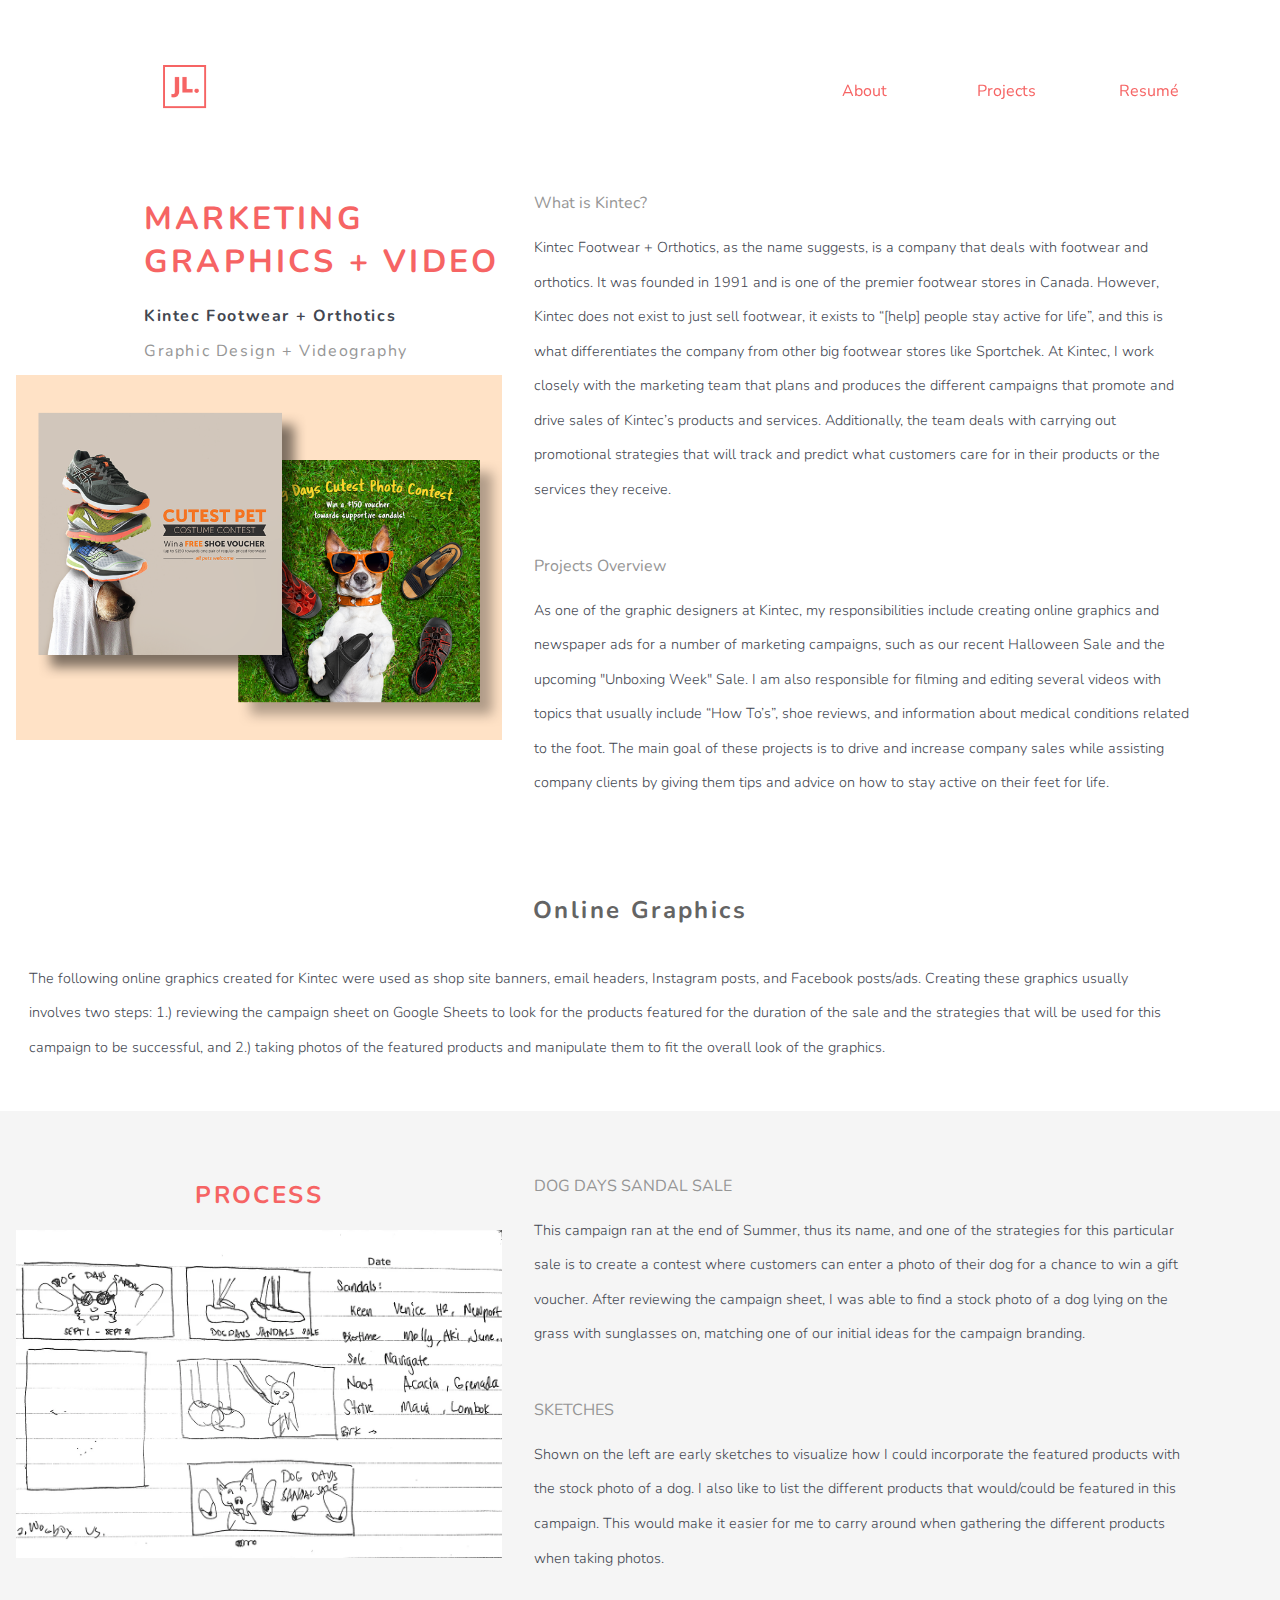
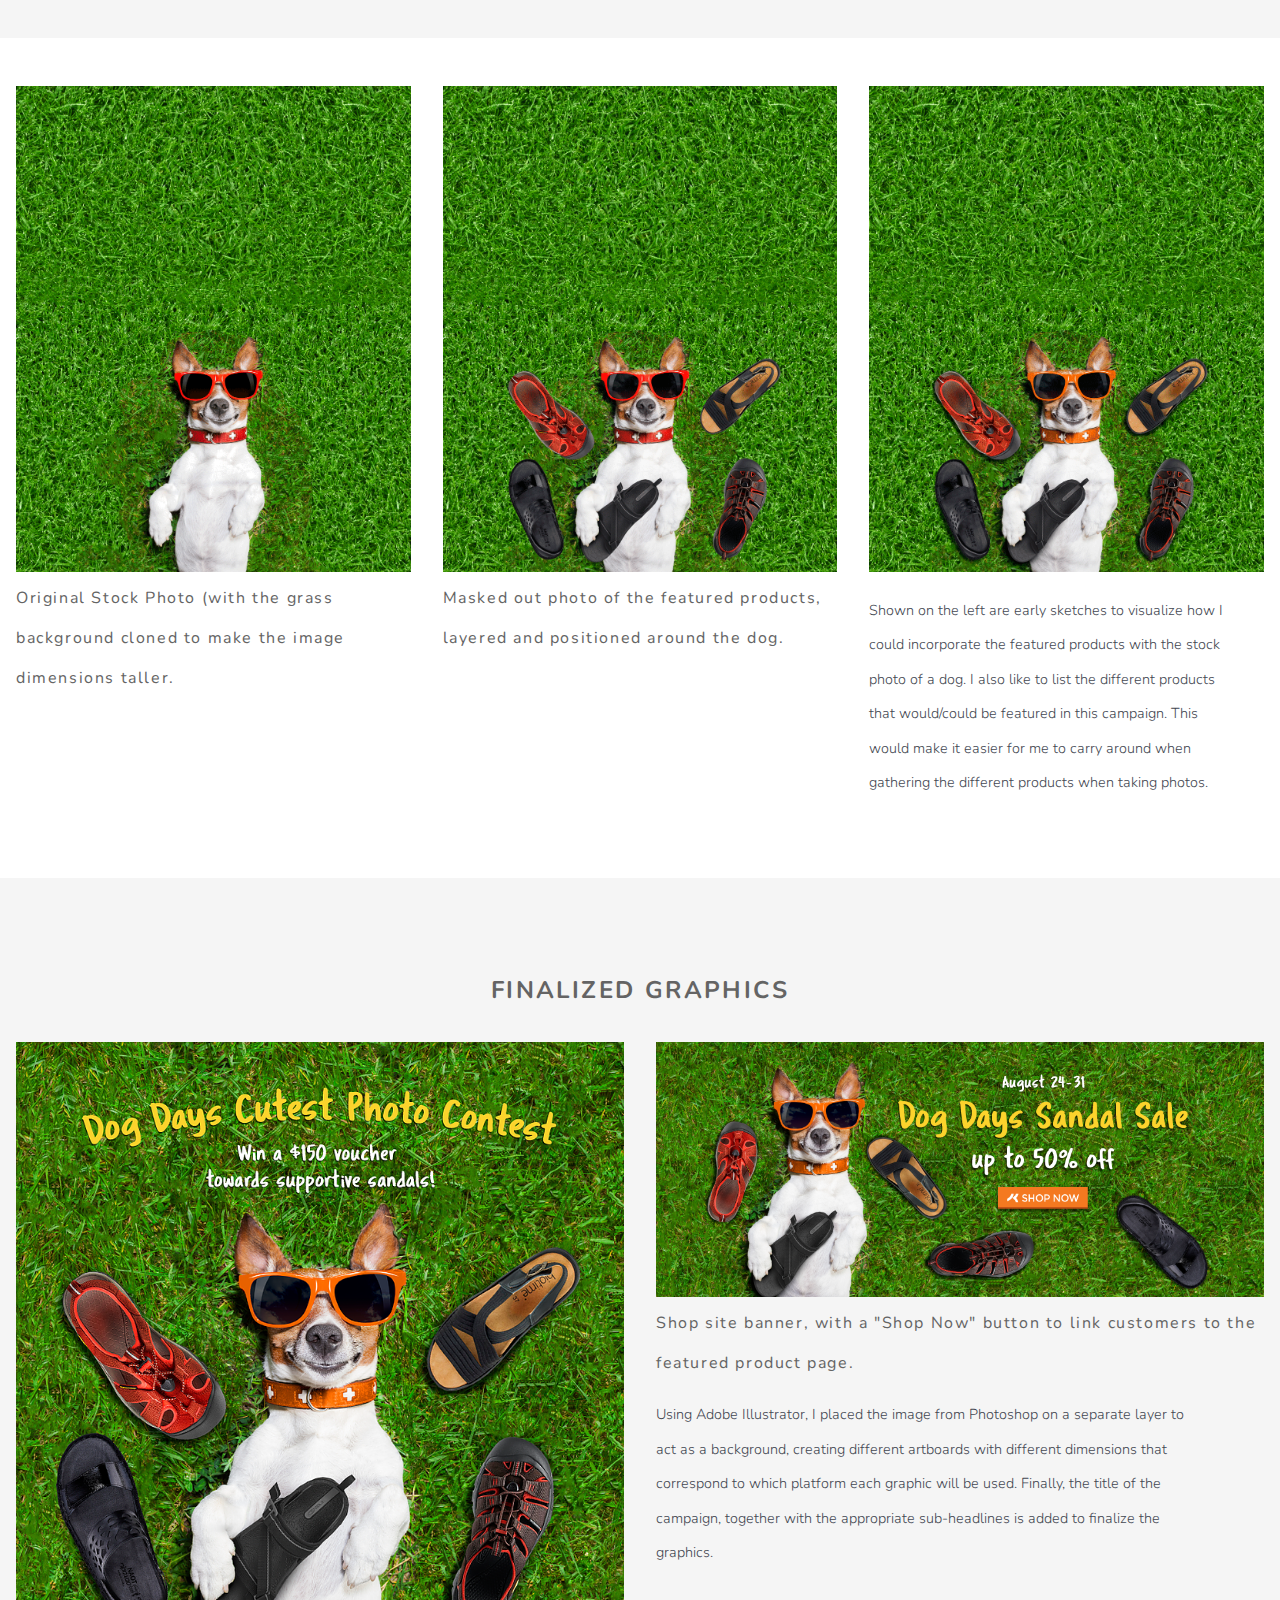
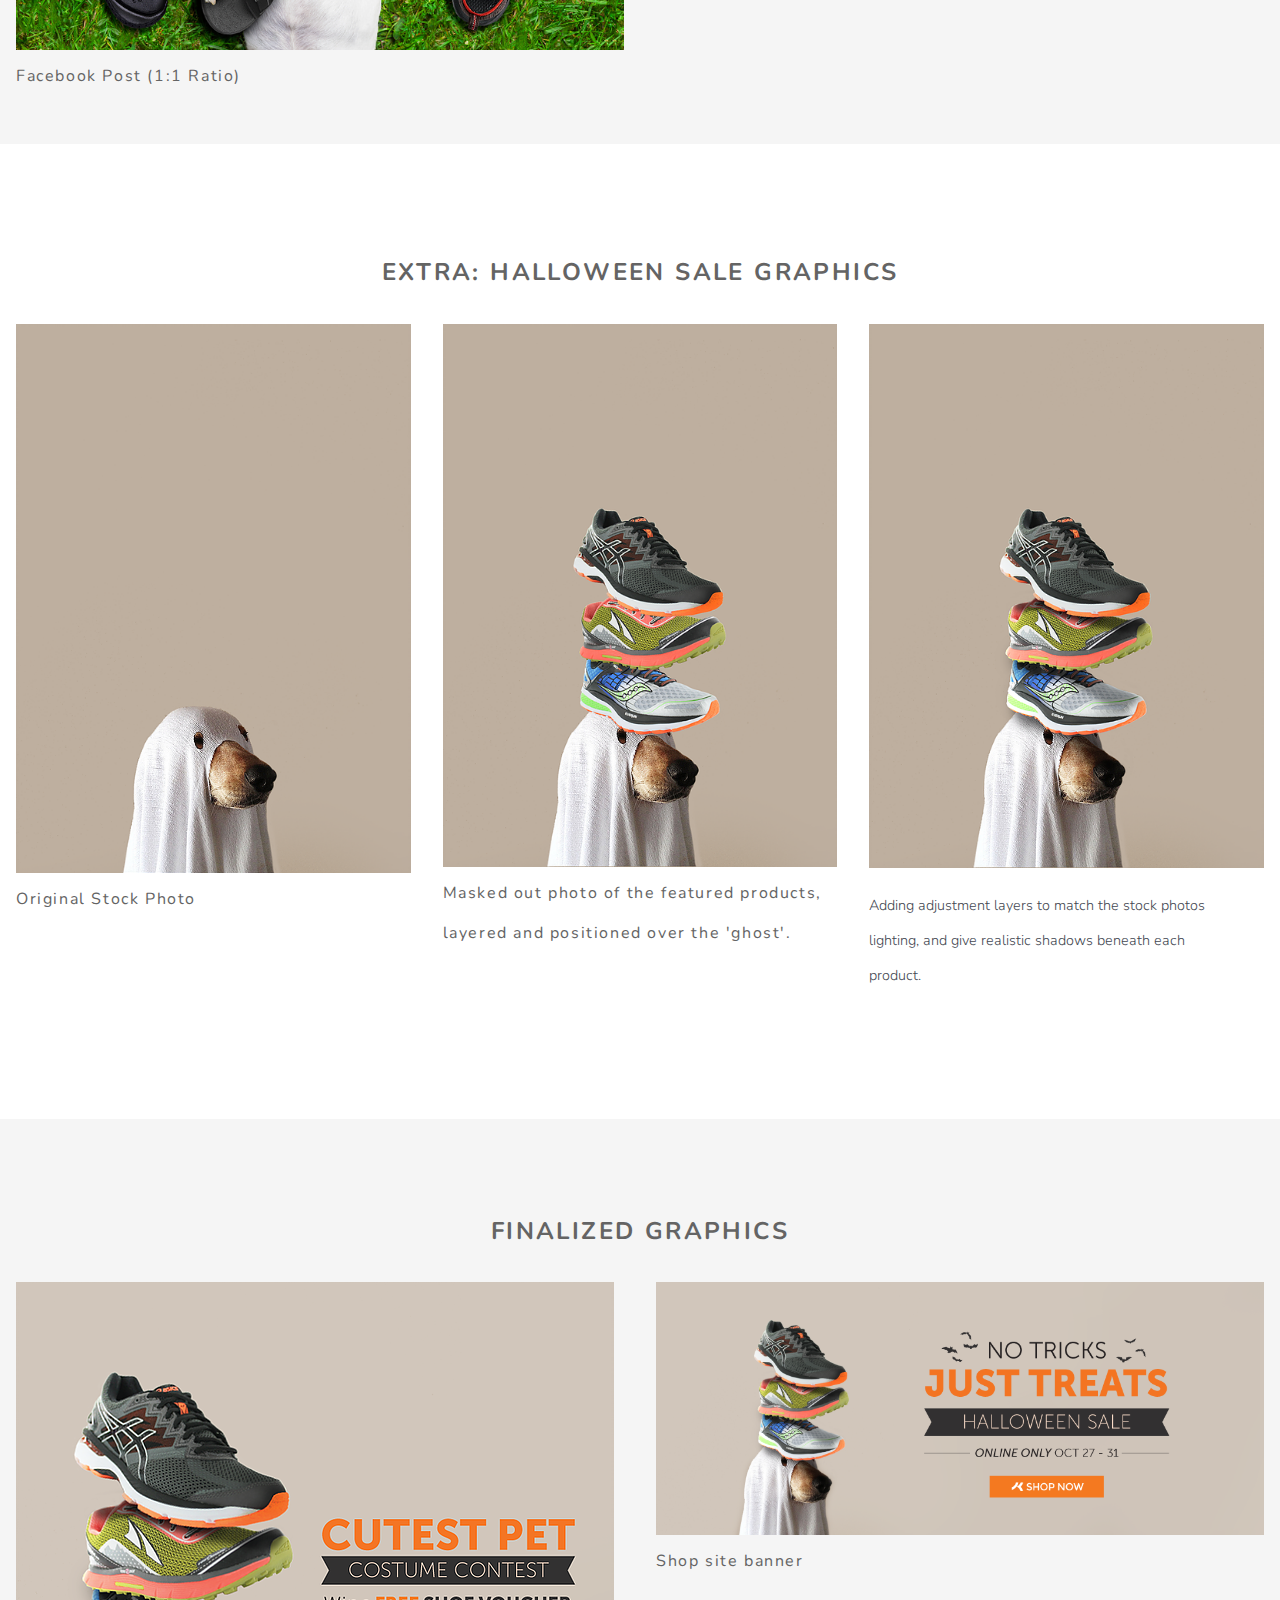
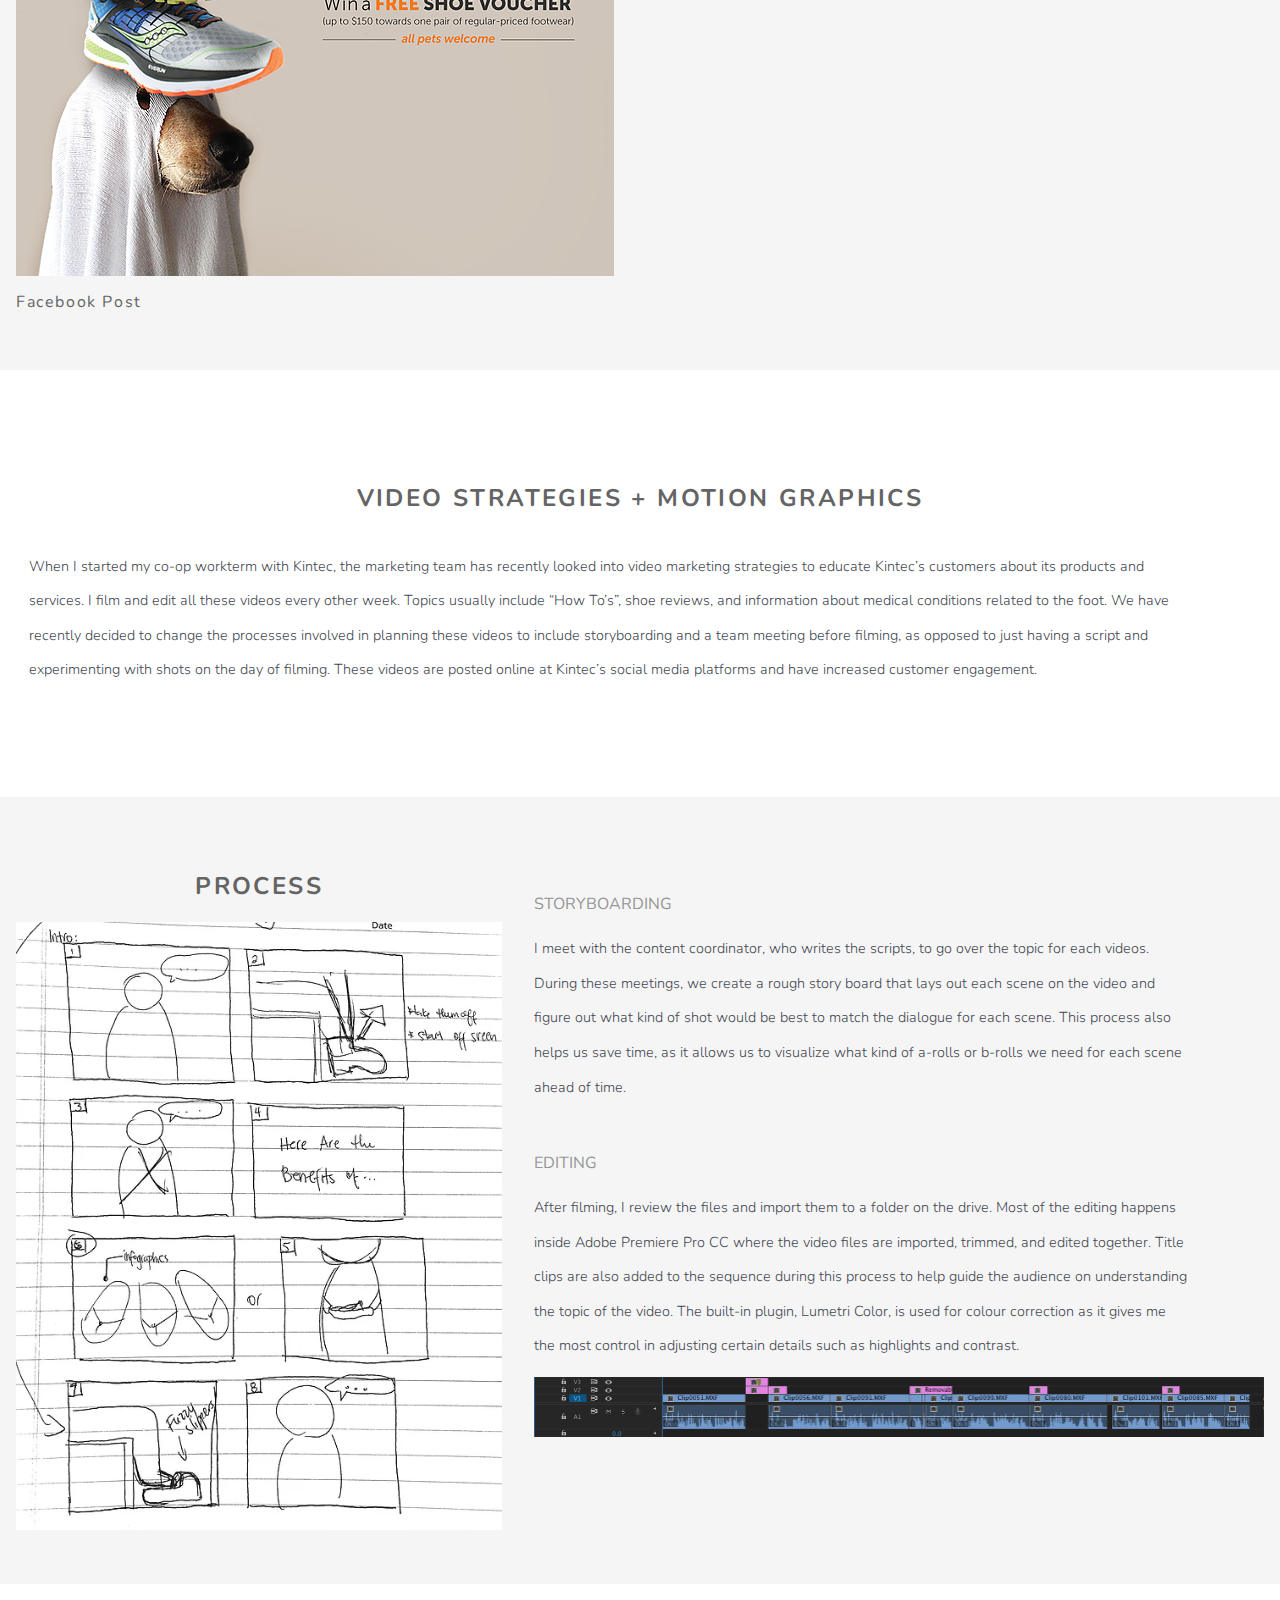
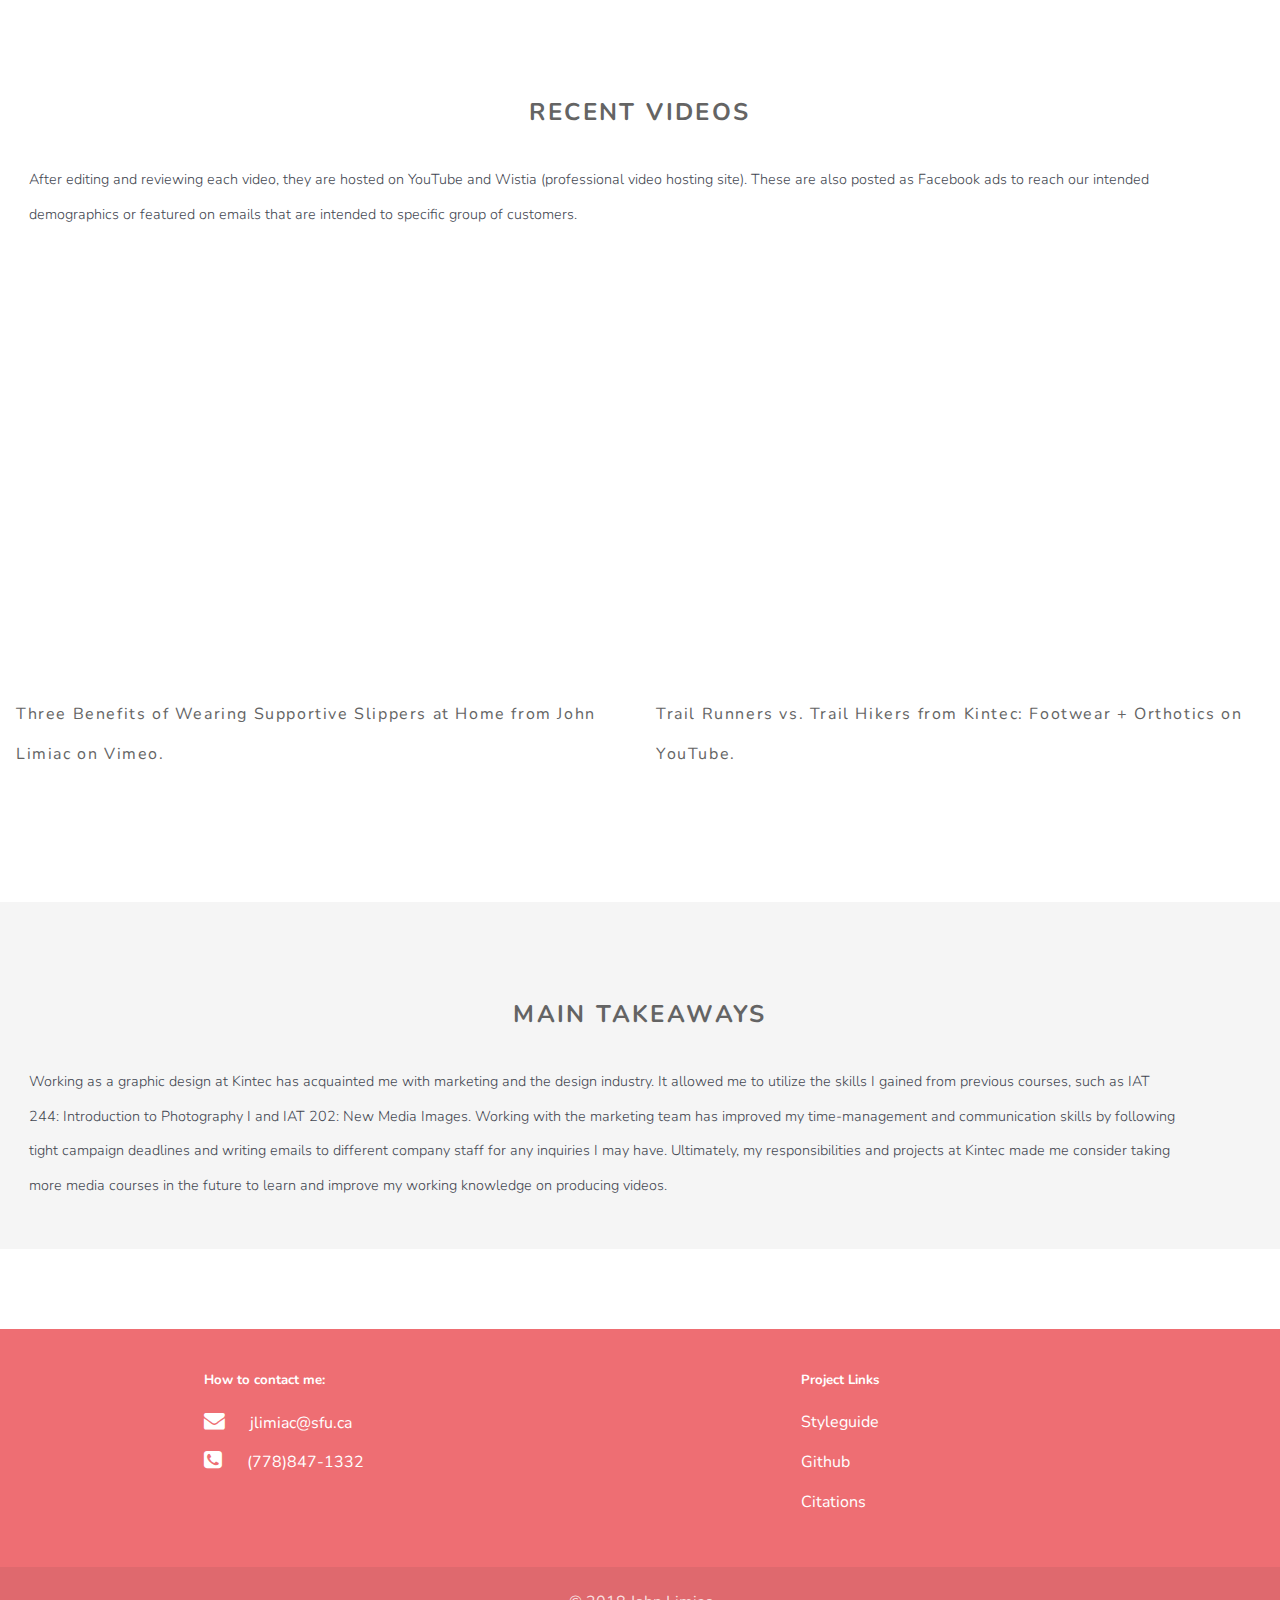
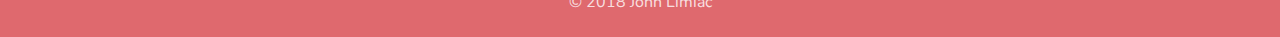
<file: kintec.html>
<!doctype html>
<html lang ="en">
  <head>
    <meta charset="utf-8">
    <meta name="viewport" content ="width=device-width, initial-scale=1">
    <title>John Limiac</title>

    <link rel = "stylesheet" href = "css/style.css">
    <link rel = "stylesheet" href = "css/footer-material.css">
    <link rel = "stylesheet" href = "css/grids.css">
    <!-- <link rel = "stylesheet" href = "css/animation.css">
    <script src = "js/animation.js"></script> -->
    <script src="https://ajax.googleapis.com/ajax/libs/jquery/3.3.1/jquery.min.js"></script>
    <link rel="stylesheet" href="https://cdnjs.cloudflare.com/ajax/libs/font-awesome/4.7.0/css/font-awesome.min.css">
  </head>
  <body>
    <!--THIS WILL BE MY NAVIGATION BAR-->
    <header>
      <nav class = "navContainer navBG" >
        <div class = "myLogo">
          <a class = "logoImg" href = "index.html"><img class = "logoImg" src = "img/myLogo.png"></a>
        </div>
        <div class = "myMenuItems">
          <ul class = "myMenuLinks">
            <li class = "linkItem"><a href = "index.html#aboutLink">About</a></li>
            <li class = "linkItem"><a href = "index.html#projectsSection">Projects</a></li>
            <li class = "linkItem"><a href = "doc/myresume.pdf" target="_blank">Resumé</a></li>
          </ul>
        </div>
      </nav>
    </header>
    <div class = "myContents">
      <div class = "mySectionContainer">
        <div class = "grid2of5 projTitles">
          <h1 class = "mainTitle">Marketing Graphics + Video</h1>
          <h2 class = "projectCats">Kintec Footwear + Orthotics</h2>
          <h2 class = "projectCats2">Graphic Design + Videography</h2>
          <img class = "projectThumbnail" src="img/kintec.png" alt = "Kintec Graphics">
        </div>
        <div class = "grid3of5">
          <h3 class = "titleQs">What is Kintec?</h3>
          <p class = "projectText">Kintec Footwear + Orthotics, as the name suggests, is a company that deals with footwear and orthotics. It was founded in 1991 and is one of the premier footwear stores in Canada. However, Kintec does not exist to just sell footwear, it exists to “[help] people stay active for life”, and this is what differentiates the company from other big footwear stores like Sportchek. At Kintec, I work closely with the marketing team that plans and produces the different campaigns that promote and drive sales of Kintec’s products and services. Additionally, the team deals with carrying out promotional strategies that will track and predict what customers care for in their products or the services they receive.</p>


          <h3 class = "titleQs nextQs">Projects Overview</h3>
          <p class = "projectText">As one of the graphic designers at Kintec, my responsibilities include creating online graphics and newspaper ads for a number of marketing campaigns, such as our recent Halloween Sale and the upcoming "Unboxing Week" Sale. I am also responsible for filming and editing several videos with topics that usually include “How To’s”, shoe reviews, and information about medical conditions related to the foot. The main goal of these projects is to drive and increase company sales while assisting company clients by giving them tips and advice on how to stay active on their feet for life.</p>
        </div>
        <div class = "grid5of5">
          <h2 class = "projectsTitle">Online Graphics</h2>
        </div>
        <div class = "grid5of5">
        <p class = "projectText">The following online graphics created for Kintec were used as shop site banners, email headers, Instagram posts, and Facebook posts/ads. Creating these graphics usually involves two steps: 1.) reviewing the campaign sheet on Google Sheets to look for the products featured for the duration of the sale and the strategies that will be used for this campaign to be successful, and 2.) taking photos of the featured products and manipulate them to fit the overall look of the graphics.</p>
        </div>
      </div>

      <div class = "mySectionContainer processSection backgroundSection">
        <div class = "grid2of5 projTitles">
          <h2 class = "projectCats catergoryCentered">PROCESS</h2>
          <img class = "projectThumbnail" src="img/kintec-process.webp" alt = "Kintec Process">
        </div>

        <div class = "grid3of5">
          <h3 class = "titleQs">DOG DAYS SANDAL SALE</h3>
          <p class = "projectText">This campaign ran at the end of Summer, thus its name, and one of the strategies for this particular sale is to create a contest where customers can enter a photo of their dog for a chance to win a gift voucher. After reviewing the campaign sheet, I was able to find a stock photo of a dog lying on the grass with sunglasses on, matching one of our initial ideas for the campaign branding. </p>


          <h3 class = "titleQs nextQs">SKETCHES</h3>
          <p class = "projectText">Shown on the left are early sketches to visualize how I could incorporate the featured products with the stock photo of a dog. I also like to list the different products that would/could be featured in this campaign. This would make it easier for me to carry around when gathering the different products when taking photos.</p>
        </div>
      </div>



      <div class = "mySectionContainer processSection">
        <div class = "grid1of3">
          <img class = "projectThumbnail" src="img/kintec-process1.gif" alt = "Kintec Process 1">
          <figcaption class = "thumbnailCaption">Original Stock Photo (with the grass background cloned to make the image dimensions taller.</figcaption>
        </div>
        <div class = "grid1of3">
          <img class = "projectThumbnail" src="img/kintec-process2.gif" alt = "Kintec Process 2">
          <figcaption class = "thumbnailCaption">Masked out photo of the featured products, layered and positioned around the dog.</figcaption>
        </div>
        <div class = "grid1of3">
          <img class = "projectThumbnail" src="img/kintec-process3.gif" alt = "Kintec Process 3">
            <p class = "projectText">Shown on the left are early sketches to visualize how I could incorporate the featured products with the stock photo of a dog. I also like to list the different products that would/could be featured in this campaign. This would make it easier for me to carry around when gathering the different products when taking photos.</p>
        </div>
      </div>


      <div class ="mySectionContainer nextSection backgroundSection">
        <div class = "grid5of5">
          <h2 class = "projectsTitle">FINALIZED GRAPHICS</h2>
        </div>
        <div class = "grid2of5">
          <img class = "projectThumbnail kintecThumbnail" src="img/kintec-final1.png" alt = "Kintec Final Square">
          <figcaption class = "thumbnailCaption">Facebook Post (1:1 Ratio)</figcaption>
        </div>
        <div class = "grid2of5">
          <img class = "projectThumbnail kintecThumbnail" src="img/kintec-final2.png" alt = "Kintec Final Landscape">
          <figcaption class = "thumbnailCaption">Shop site banner, with a "Shop Now" button to link customers to the featured product page.</figcaption>
          <p class = "projectText">Using Adobe Illustrator, I placed the image from Photoshop on a separate layer to act as a background, creating different artboards with different dimensions that correspond to which platform each graphic will be used. Finally, the title of the campaign, together with the appropriate sub-headlines is added to finalize the graphics.</p>
        </div>
      </div>

      <div class ="mySectionContainer nextSection">
        <div class = "grid5of5">
          <h2 class = "projectsTitle">EXTRA: HALLOWEEN SALE GRAPHICS</h2>
        </div>
        <div class = "grid1of3">
          <img class = "projectThumbnail" src="img/kintec-halloween1.png" alt = "Kintec Halloween 1">
          <figcaption class = "thumbnailCaption">Original Stock Photo</figcaption>
        </div>
        <div class = "grid1of3">
          <img class = "projectThumbnail" src="img/kintec-halloween2.png" alt = "Kintec Halloween 2">
          <figcaption class = "thumbnailCaption">Masked out photo of the featured products, layered and positioned over the 'ghost'.</figcaption>
        </div>
        <div class = "grid1of3">
          <img class = "projectThumbnail" src="img/kintec-halloween3.png" alt = "Kintec Halloween 3">
            <p class = "projectText">Adding adjustment layers to match the stock photos lighting, and give realistic shadows beneath each product.</p>
        </div>
      </div>

      <div class ="mySectionContainer nextSection backgroundSection">
        <div class = "grid5of5">
          <h2 class = "projectsTitle">FINALIZED GRAPHICS</h2>
        </div>
        <div class = "grid2of5">
          <img class = "projectThumbnail kintecThumbnail" src="img/kintec-halloween-final1.png" alt = "Kintec Final HAlloween Square">
          <figcaption class = "thumbnailCaption">Facebook Post</figcaption>
        </div>
        <div class = "grid2of5">
          <img class = "projectThumbnail kintecThumbnail" src="img/kintec-halloween-final2.png" alt = "Kintec Final HalloweenLandscape">
          <figcaption class = "thumbnailCaption">Shop site banner</figcaption>
        </div>
      </div>

      <div class = "mySectionContainer nextSection">
        <div class = "grid5of5">
          <h2 class = "projectsTitle">VIDEO STRATEGIES + MOTION GRAPHICS</h2>
        </div>
        <div class = "grid5of5">
        <p class = "projectText">When I started my co-op workterm with Kintec, the marketing team has recently looked into video marketing strategies to educate Kintec’s customers about its products and services. I film and edit all these videos every other week. Topics usually include “How To’s”, shoe reviews, and information about medical conditions related to the foot. We have recently decided to change the processes involved in planning these videos to include storyboarding and a team meeting before filming, as opposed to just having a script and experimenting with shots on the day of filming. These videos are posted online at Kintec’s social media platforms and have increased customer engagement.</p>
        </div>
      </div>

      <div class ="mySectionContainer nextSection backgroundSection">
        <div class = "grid2of5">
          <h2 class = "projectsTitle">PROCESS</h2>
          <img class = "projectThumbnail kintecThumbnail" src="img/kintec-video-process.webp" alt = "Kintec Video Sketches">
        </div>
        <div class = "grid3of5">
          <h3 class = "titleQs nextQs">STORYBOARDING</h3>
          <p class = "projectText">I meet with the content coordinator, who writes the scripts, to go over the topic for each videos. During these meetings, we create a rough story board that lays out each scene on the video and figure out what kind of shot would be best to match the dialogue for each scene. This process also helps us save time, as it allows us to visualize what kind of a-rolls or b-rolls we need for each scene ahead of time.</p>
          <h3 class = "titleQs nextQs">EDITING</h3>
          <p class = "projectText">After filming, I review the files and import them to a folder on the drive. Most of the editing happens inside Adobe Premiere Pro CC where the video files are imported, trimmed, and edited together. Title clips are also added to the sequence during this process to help guide the audience on understanding the topic of the video. The built-in plugin, Lumetri Color, is used for colour correction as it gives me the most control in adjusting certain details such as highlights and contrast.</p>
            <img class = "projectThumbnail kintecThumbnail" src="img/kintec-premiere-timeline.png" alt = "Premiere CC Timeline Screenshot">
        </div>
      </div>
      <div class = "mySectionContainer nextSection">
        <div class = "grid5of5">
          <h2 class = "projectsTitle">RECENT VIDEOS</h2>
        </div>
        <div class = "grid5of5">
        <p class = "projectText">After editing and reviewing each video, they are hosted on YouTube and Wistia (professional video hosting site). These are also posted as Facebook ads to reach our intended demographics or featured on emails that are intended to specific group of customers.</p>
        </div>
      </div>

      <div class = "mySectionContainer nextSection">
        <div class = "grid2of5">
          <iframe class = "videoThumbnail" src="https://player.vimeo.com/video/194210646" width="640" height="320" frameborder="0" webkitallowfullscreen mozallowfullscreen allowfullscreen></iframe>
          <p class = "thumbnailCaption"><a href="https://vimeo.com/194210646">Three Benefits of Wearing Supportive Slippers at Home</a> from <a href="https://vimeo.com/user35205592">John Limiac</a> on <a href="https://vimeo.com">Vimeo</a>.</p>
        </div>

        <div class = "grid2of5">
          <iframe class = "videoThumbnail" src="https://www.youtube.com/embed/1AW_58R0suI" width="640" height="320" frameborder="0" webkitallowfullscreen mozallowfullscreen allowfullscreen></iframe>
          <p class="thumbnailCaption"><a href="https://www.youtube.com/embed/Q9L4iT9KjWY">Trail Runners vs. Trail Hikers</a> from <a href="https://www.youtube.com/channel/UCCTvl3itEc2wUEGzGcf-FCw">Kintec: Footwear + Orthotics</a> on <a href="https://youtube.com">YouTube</a>.</p>
        </div>
      </div>

      <div class = "mySectionContainer nextSection backgroundSection">
        <div class = "grid5of5">
          <h2 class = "projectsTitle">MAIN TAKEAWAYS</h2>
        </div>
        <div class = "grid5of5">
        <p class = "projectText">Working as a graphic design at Kintec has acquainted me with marketing and the design industry. It allowed me to utilize the skills I gained from previous courses, such as IAT 244: Introduction to Photography I and IAT 202: New Media Images. Working with the marketing team has improved my time-management and communication skills by following tight campaign deadlines and writing emails to different company staff for any inquiries I may have. Ultimately, my responsibilities and projects at Kintec made me consider taking more media courses in the future to learn and improve my working knowledge on producing videos.</p>
        </div>
      </div>



    </div> <!--END OF CONTENTS-->
    <footer class="page-footer">
       <div class="container">
         <div class="row">
           <div class="col l6 s12">
             <h5 class="white-text">How to contact me:</h5>
             <p class="grey-text text-lighten-4"><i class="fa fa-envelope contactIcons"></i> jlimiac@sfu.ca</p>
             <p class="grey-text text-lighten-4"><i class="fa fa-phone-square contactIcons"></i> (778)847-1332</p>
           </div>
           <div class="col l4 offset-l2 s12">
             <h5 class="white-text">Project Links</h5>
             <ul class = "webFooterLinks">
               <li><a class="projectLinks" href="#!">Styleguide</a></li>
               <li><a class="projectLinks" href="#!">Github</a></li>
               <li><a class="projectLinks" href="#!">Citations</a></li>
             </ul>
           </div>
         </div>
       </div>
       <div class="footer-copyright">
         <div class="container">
         © 2018 John Limiac
         </div>
       </div>
     </footer>

  </body>
</html>
</file>
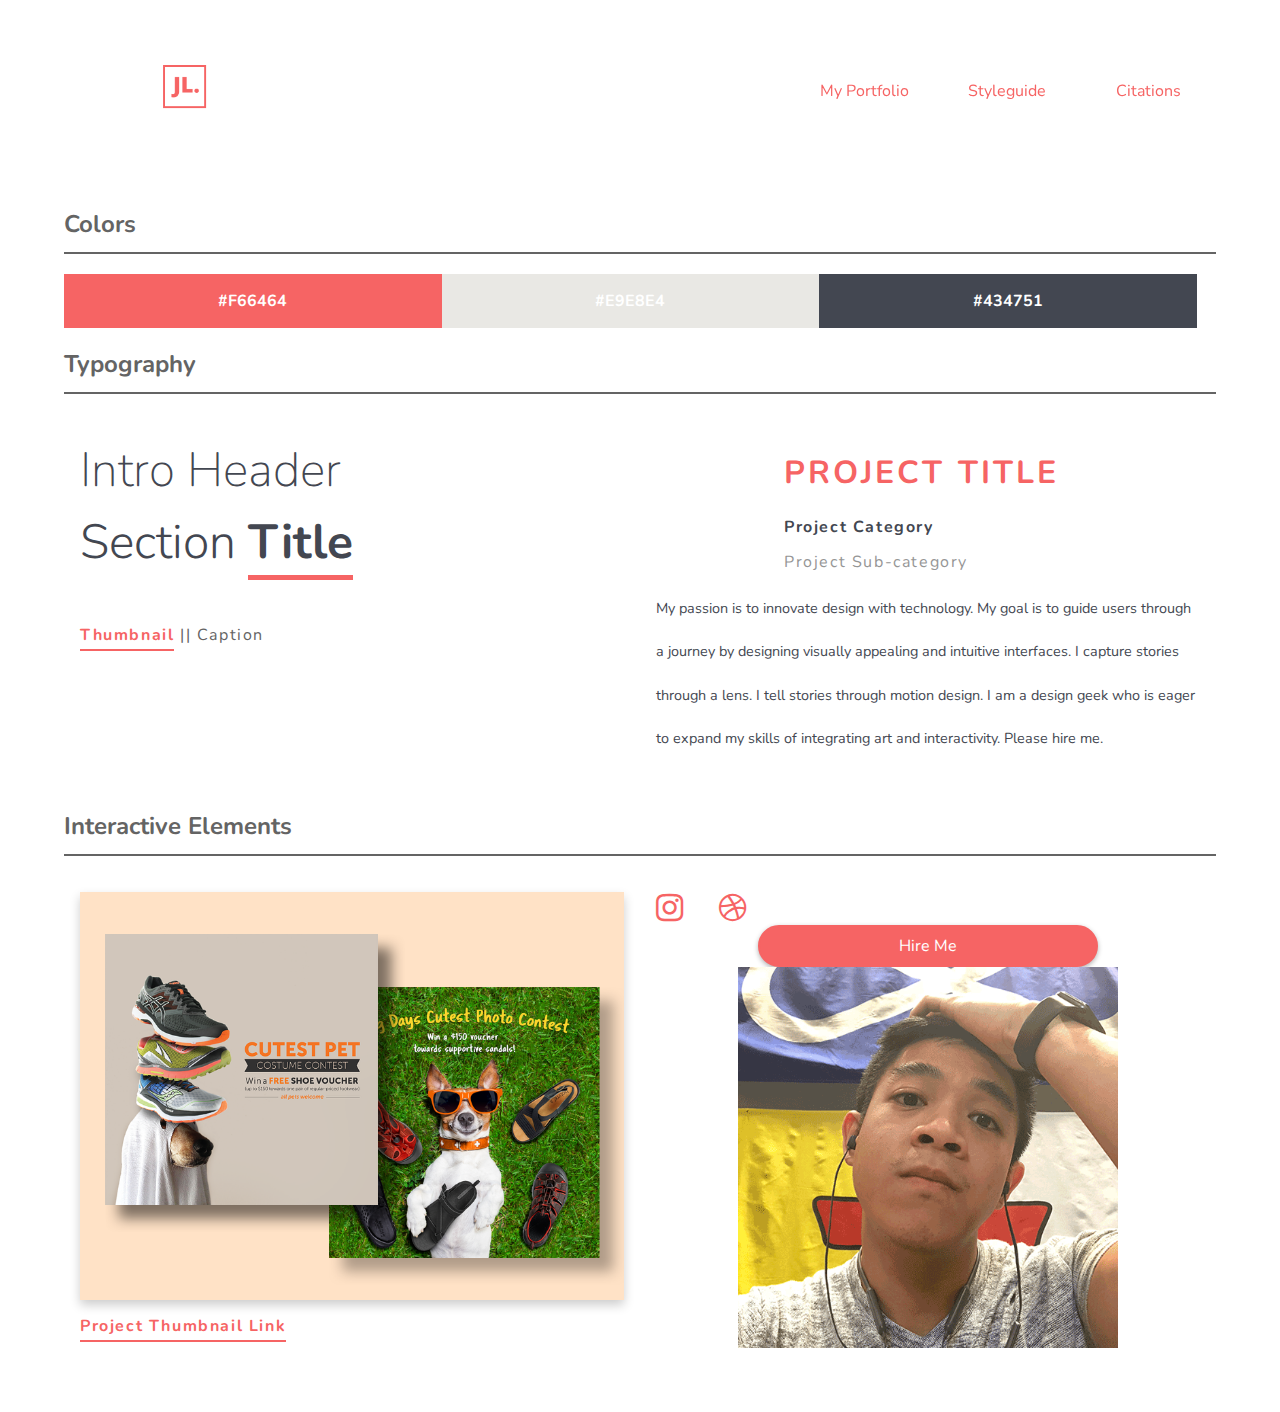
<file: styleguide.html>
<!doctype html>
<html lang ="en">
  <head>
    <meta charset="utf-8">
    <meta name="viewport" content ="width=device-width, initial-scale=1">
    <title>My Portfolio Styleguide</title>


    <link rel = "stylesheet" href = "css/style.css">
    <link rel = "stylesheet" href = "css/grids.css">
    <link rel="stylesheet" href="https://cdnjs.cloudflare.com/ajax/libs/font-awesome/4.7.0/css/font-awesome.min.css">
    <script src="https://ajax.googleapis.com/ajax/libs/jquery/3.3.1/jquery.min.js"></script>
  </head>

  </head>
  <body class = "myStyleguide">
    <!--THIS WILL BE MY NAVIGATION BAR-->
    <header>
      <nav class = "navContainer navBG">
        <div class = "myLogo">
          <a class = "logoImg" href = "index.html"><img class = "logoImg" src = "img/myLogo.png"></a>
        </div>
        <div class = "myMenuItems">
          <ul class = "myMenuLinks">
            <li class = "linkItem"><a href = "index.html">My Portfolio</a></li>
            <li class = "linkItem"><a href = "styleguide.html">Styleguide</a></li>
            <li class = "linkItem"><a href = "citations.html">Citations</a></li>
          </ul>
        </div>
      </nav>
    </header>
    <div class = "myExtraContent">
      <section class = "styleguideSection">
        <h2 class = "styleguideHeader">Colors</h2>
        <div class = "myStyleguideGrid">
          <div class = "grid1of3 primary">#F66464</div>
          <div class = "grid1of3 secondary">#E9E8E4</div>
          <div class = "grid1of3 accent">#434751</div>
        </div>
      </section>
      <section class = "styleguideSection">
        <h2 class = "styleguideHeader">Typography</h2>
        <div class = "myStyleguideGrid">
          <div class = "grid3of5">
            <h2 class = "myIntro">Intro Header</h2>
            <h2 class = "myAboutSectionTitle">Section <span class = "underlined">Title</span></h2>
              <figcaption class = "thumbnailCaption"><span class = "projectTitleCaption">Thumbnail</span> || Caption</figcaption>
          </div>
          <div class = "grid3of5">
            <h1 class = "mainTitle">Project Title</h1>
            <h2 class = "projectCats">Project Category</h2>
            <h2 class = "projectCats2">Project Sub-category</h2>
            <p class = "myBioText">My passion is to innovate design with technology. My goal is to guide users through a journey by designing visually appealing and intuitive interfaces. I capture stories through a lens. I tell stories through motion design. I am a design geek who is eager to expand my skills of integrating art and interactivity. Please hire me.</p>
          </div>
        </div>
      </section>
      <section class = "styleguideSection">
        <h2 class = "styleguideHeader">Interactive Elements</h2>
        <div class = "myStyleguideGrid">
            <div class = "grid3of5">
              <a href="kintec.html" class ="projectThumbnail"><img class = "projectThumbnail" src="img/kintec.png" alt = "Kintec Graphics"></a>
              <figcaption class = "thumbnailCaption"><span class = "projectTitleCaption">Project Thumbnail Link</figcaption>
            </div>
            <div class = "grid3of5">
                <a class ="styleguideIcon" href ="http://instagram.com/johnnlimms" target="_blank"><i class="fa fa-instagram"></a></i>
                <a class ="styleguideIcon" href ="http://dribbble.com/johnnlimms" target="_blank"><i class="fa fa-dribbble"></a></i>
              <a class = "hireMe" href = "mailto:jlimiac@sfu.ca?Subject=Job%20Opportunity" target="_top">Hire Me</a>
              <div class = "myImg">
                <a id="myPhoto"><img id="myPhotoGif" src="img/reverse.gif"/></a>
              </div>
            </div>
        </div>
      </section>
    </div>

      <script src = "js/animation.js"></script>
  </body>
</html>
</file>
<file: css/style.css>
/* $primary: #F66464;
$secondary: #E9E8E4;
$tertiary: #1B2355;
$accent: #434751; */


@import url('https://fonts.googleapis.com/css?family=Nunito:300,400,600,800');

html{
  /* background: #F66464; */
}

body{
  margin: 0;
  padding: 0;
  font-family: "Nunito", sans-serif;
}

.mySplash{
  z-index: 10;
  height: 100vh;
  color: #fff;
  box-shadow: 0 20px 50px rgba(0, 0, 0, 0.2);
  background: url('../img/hero-img.gif') no-repeat center #eee;
  background-size: cover;
}

.myExtraContent{
  margin-top: 13em;
  padding: 0 4em 0 4em;
}

.styleguideHeader{
  color: rgb(100, 100, 100);
  display: block;
  border-bottom: 2px solid rgb(100, 100, 100);
  padding-bottom: 0.5em;
}

.navBG{
  background: rgba(255, 255, 255, 0.8);
}
.navContainer{
  position: fixed;
  width: 90vw;
  padding: 4em;
  height: 5vh;
  top: 0;
  z-index: 10;
}
.myLogo{
  height: 100%;
  /* background: white; */
  width: 15em;
}

.logoImg{
  height: inherit;
  margin: 0 auto;
  display: block;
}

.myMenuItems{
  height: 100%;
  /* background: grey; */
  min-width: 40%;
}

.myMenuLinks{
  width: 100%;
}

.myMenuLinks li{
  display: inline-block;
  width: 30%;
  text-align: center;
}

.linkItem a{
  text-decoration: none;
  border-bottom: 2px solid transparent;
  color: #F66464;
  transition:all 0.3s ease;
}
.linkItem a:hover{
  text-decoration: none;
  border-bottom: 2px solid #F66464;
  color: #F66464;
  transition:all 0.3s ease;
}

.footerContainer{
  padding: 4em;
  height: 5vh;
}

.footerIcons{
  height: 100%;
  /* background: white; */
  width: 15em;
  text-align: center;
}

.footerIcons i{
  font-size: 2em;
  color: #F66464;
  margin-right: 1em;
  transition: all 0.3s ease;
}

.footerIcons i:hover{
  transform: scale(1.5);
  transition: all 0.3s ease;
}

.hireMe{
  display: inline-block;
  width: 50%;
  text-decoration: none;
  padding: 0.5em 2em;
  border: 2px solid #F66464;
  border-radius: 4em;
  background: #F66464;
  color: #fff;
  box-shadow: 0px 2px 5px rgba(0, 0, 0, 0.3);
  transition:all 0.3s ease;
  margin: 0 auto;
  display: block;
  text-align: center;
}

.hireMe:hover{
  box-shadow: 0px 10px 20px rgba(0, 0, 0, 0.3);
  transition:all 0.3s ease;
  transform: scale(1.05)
}

.myFooterItems{
  height: 100%;
  /* background: grey; */
  min-width: 40%;
}


.footerIcons a{
  text-shadow: 0px 1px 1px rgba(0, 0, 0, 0.2);
  transition:all 0.3s ease;
}

.footerIcons a:hover{
  text-shadow: 0px 3px 3px rgba(0, 0, 0, 0.2);
  transition:all 0.3s ease;
}
.myIntro{
  font-size: 3em;
  font-weight: 200;
  color: #434751;
  line-height: 0;
}

.mySubText{
  padding: 0.2em 1em;
  font-weight: 200;
  font-size: 1em;
  color: white;
  background: #434751;
  box-shadow: 2px 2px 10px rgba(0, 0, 0, 0.1);
  border-radius: 2px;
}

.underlined{
  font-weight: bold;
  border-bottom: 5px solid #F66464;
}

.animated-words {
    display: inline-block;
    margin-bottom:0.35em;
}

.animated-words span:nth-child(2) {
    -webkit-animation-delay: 3s;
    -ms-animation-delay: 3s;
    animation-delay: 3s;
    color: #F66464;
}
.animated-words span:nth-child(3) {
    -webkit-animation-delay: 6s;
    -ms-animation-delay: 6s;
    animation-delay: 6s;
    color: #F66464;
}
.animated-words span:nth-child(4) {
    -webkit-animation-delay: 9s;
    -ms-animation-delay: 9s;
    animation-delay: 9s;
    color: #F66464;
}
/* .animated-words span:nth-child(5) {
    -webkit-animation-delay: 12s;
    -ms-animation-delay: 12s;
    animation-delay: 12s;
    color: #F66464;
} */
/* .animated-words span:nth-child(6) {
    -webkit-animation-delay: 15s;
    -ms-animation-delay: 15s;
    animation-delay: 15s;
    color: #434751;
} */

.animated-words span {
    font-weight: bold;
    position: absolute;
    opacity: 0;
    /* overflow: hidden; */
    color: #F66464;
    -webkit-animation: animateWord 12s linear infinite 0s;
    -ms-animation: animateWord 12s linear infinite 0s;
    animation: animateWord 12s linear infinite 0s;
}

@-webkit-keyframes animateWord {
    0% { opacity: 0; }
    2% { opacity: 0; -webkit-transform: translateY(-25px); }
    5% { opacity: 1; -webkit-transform: translateY(0px);}
    17% { opacity: 1; -webkit-transform: translateY(0px); }
    20% { opacity: 0; -webkit-transform: translateY(25px); }
    80% { opacity: 0; }
    100% { opacity: 0; }
}

.myBackgroundIcon{
  display: block;
  position: absolute;
  z-index: 0;
  align-self: center;
}

.myBioContainer{
  scroll-behavior: smooth;
  height: 80%;
  width: 100%;
  margin-top: 8em;
}

.columnItem{
    margin: 0 0 0 10em;
}
.mySectionTitle{
  /* margin: 3em 0 0 3em; */
  margin-top: 4em;
  font-size: 3em;
  font-weight: 300;
  color: #434751;
}

.myAboutSectionTitle{
  font-size: 3em;
  font-weight: 300;
  color: #434751;
}


.myBioText{
  font-size: 0.9em;
  color: #434751;
  line-height: 3em;
}

.bioTextColumn{
  padding-right: 4em;
}

.myProjectContainer{
  padding: 3em 0 6em 0;
  z-index: 2;
}
.myFooter{
  height: 15vh;
  background: indianred;
}

.projectsTitle{
  margin-top: 5%;
  text-align: center;
}

.projectTitleColumn{
    margin: 0 auto;
}

.grid1of3{
  padding: 1em;
}

.projectThumbnail{
  max-width: 100%;
}

.projectThumbnail img{
  box-shadow: 0 5px 10px rgba(0, 0, 0, 0.2);
  transition:all 0.3s ease;
}

.projectThumbnail img:hover{
  box-shadow: 0 5px 30px rgba(0, 0, 0, 0.3);
  transition:all 0.3s ease;
  transform: scale(1.01)
}

.thumbnailCaption{
  letter-spacing: 0.1em;
  line-height: 2.5em;
  color: rgb(100, 100, 100);
}

.projectTitleCaption{
  color: #F66464;
  font-weight: bold;
  padding-bottom: 0.2em;
  border-bottom: 2px solid #F66464;
}

.mySectionContainer{
  /* margin-top: 10em; */
  position: absolute;
  width: 100%;
}


.mainTitle{
  color: #F66464;
  margin-left: 4em;
  /* text-align: center; */
  letter-spacing: 0.1em;
  text-transform: uppercase;
}

.projectCats{
  /* text-align: center; */
  margin-left: 8em;
  letter-spacing: 0.1em;
  color: #434751;
  font-size: 1em;
}
.projectCats2{
  /* text-align: center; */
  font-weight: normal;
  margin-left: 8em;
  letter-spacing: 0.1em;
  color: rgb(150, 150, 150);
  font-size: 1em;
}

.titleQs{
  font-size: 1em;
  font-weight: normal;
  color: rgb(150, 150, 150);
}

.projectText{
  color: #434751;
  font-size: 0.9em;
  line-height: 2.4em;
  width: 90%;
  font-weight: 300;
}

.emphasizedWords{
  background: #E9E8E4;
  padding: 0 0.3em 0 0.3em;
}

.nextQs{
  margin-top: 3em;
}

.nextSection{
  scroll-behavior: smooth;
  margin-top: 3em;
  padding-bottom: 3em;
  /* background: #f1f0f0; */
}

.projectsTitle{
  letter-spacing: 0.1em;
  color: rgb(100, 100, 100);
}

.processSection{
  margin-top: 2em;
}

.catergoryCentered{
  text-align: center;
  margin-left: 0;
  color: #F66464;
  font-size: 1.5em;
}

.nextHomeSection{
  height: 100vh;
  display: block;
  padding-top: 10em;
}

.myBioPhoto{
  position: absolute;
}

#myPhotoGif{
  width: 70%;
  margin: 0 auto;
  display: block;
  margin-bottom: 3em;
}
.forward:hover{
  display: none;
}

#zichtbaar{
  display: inline-block;
}

#projectsSection{
  /* margin-top: 8em; */
  height: auto;
}

.grey-text i{
  font-size: 1.3em;
  margin-right: 1em;
}

.webFooterLinks li{
  list-style: none;
  text-decoration: none;
}

.webFooterLinks{
    padding: 0;
}

.projectLinks{
  border-bottom: 2px solid transparent;
  margin-bottom: 1em;
  color: white;
  text-decoration: none;
  display: inline-block;
  transition:all 0.3s ease;
}

.projectLinks:hover{
    border-bottom: 2px solid white;
    transition:all 0.3s ease;
}

.myContents{
  margin-top: 10em;
  margin-bottom: 5em;
}

.backgroundSection{
  background: rgb(245, 245, 245);
  padding: 2em 0 2em 0;
}

.kintecThumbnail{
  max-width: 100%;
}

.videoThumbnail{
 max-width: 100%;
 margin: 0 auto;
 display: block;
}

.thumbnailCaption a{
  text-decoration: none;
  color: rgb(100, 100, 100);
  border-bottom: 2px solid transparent;
  transition: all 0.3s ease;
}
.thumbnailCaption a:hover{
  text-decoration: none;
  color: rgb(100, 100, 100);
  border-bottom: 2px solid #F66464;
  transition: all 0.3s ease;
}


/*STYLEGUIDE*/
.grid1of3.primary{
  flex: 1;
  background: #F66464;
  color: white;
  font-weight: bold;
  max-width: 10px;
  text-align: center;
}
.grid1of3.secondary{
    flex: 1;
  background: #E9E8E4;
  color: white;
  font-weight: bold;
  max-width: 10px;
  text-align: center;
}
.grid1of3.accent{
    flex: 1;
  background: #434751;
  color: white;
  font-weight: bold;
  max-width: 10px;
  text-align: center;
}

.styleguideIcon i{
  font-size: 2em;
  color: #F66464;
  margin-right: 1em;
  transition: all 0.3s ease;
  display: inline-block;
}

.styleguideIcon i:hover{
  transform: scale(1.5);
  transition: all 0.3s ease;
}
</file>
<file: css/footer-material.css>
.page-footer {
  padding-top: 20px;
  color: #fff;
  background-color: #ee6e73;
}

.page-footer .footer-copyright {
  overflow: hidden;
  min-height: 50px;
  display: -webkit-box;
  display: -webkit-flex;
  display: -ms-flexbox;
  display: flex;
  -webkit-box-align: center;
  -webkit-align-items: center;
      -ms-flex-align: center;
          align-items: center;
  -webkit-box-pack: justify;
  -webkit-justify-content: space-between;
      -ms-flex-pack: justify;
          justify-content: space-between;
  padding: 10px 0px;
  color: rgba(255, 255, 255, 0.8);
  background-color: rgba(51, 51, 51, 0.08);
    text-align: center;
}


.container {
  margin: 0 auto;
  max-width: 1280px;
  width: 90%;
}

@media only screen and (min-width: 601px) {
  .container {
    width: 85%;
  }
}

@media only screen and (min-width: 993px) {
  .container {
    width: 70%;
  }
}

.col .row {
  margin-left: -0.75rem;
  margin-right: -0.75rem;
}


.row {
  margin-left: auto;
  margin-right: auto;
  margin-bottom: 20px;
}

.row:after {
  content: "";
  display: table;
  clear: both;
}

.row .col {
  float: left;
  -webkit-box-sizing: border-box;
          box-sizing: border-box;
  padding: 0 0.75rem;
  min-height: 1px;
}

.row .col[class*="push-"], .row .col[class*="pull-"] {
  position: relative;
}

.row .col.s1 {
  width: 8.3333333333%;
  margin-left: auto;
  left: auto;
  right: auto;
}

.row .col.s2 {
  width: 16.6666666667%;
  margin-left: auto;
  left: auto;
  right: auto;
}

.row .col.s3 {
  width: 25%;
  margin-left: auto;
  left: auto;
  right: auto;
}

.row .col.s4 {
  width: 33.3333333333%;
  margin-left: auto;
  left: auto;
  right: auto;
}

.row .col.s5 {
  width: 41.6666666667%;
  margin-left: auto;
  left: auto;
  right: auto;
}

.row .col.s6 {
  width: 50%;
  margin-left: auto;
  left: auto;
  right: auto;
}

.row .col.s7 {
  width: 58.3333333333%;
  margin-left: auto;
  left: auto;
  right: auto;
}

.row .col.s8 {
  width: 66.6666666667%;
  margin-left: auto;
  left: auto;
  right: auto;
}

.row .col.s9 {
  width: 75%;
  margin-left: auto;
  left: auto;
  right: auto;
}

.row .col.s10 {
  width: 83.3333333333%;
  margin-left: auto;
  left: auto;
  right: auto;
}

.row .col.s11 {
  width: 91.6666666667%;
  margin-left: auto;
  left: auto;
  right: auto;
}

.row .col.s12 {
  width: 100%;
  margin-left: auto;
  left: auto;
  right: auto;
}

.row .col.offset-s1 {
  margin-left: 8.3333333333%;
}

.row .col.pull-s1 {
  right: 8.3333333333%;
}

.row .col.push-s1 {
  left: 8.3333333333%;
}

.row .col.offset-s2 {
  margin-left: 16.6666666667%;
}

.row .col.pull-s2 {
  right: 16.6666666667%;
}

.row .col.push-s2 {
  left: 16.6666666667%;
}

.row .col.offset-s3 {
  margin-left: 25%;
}

.row .col.pull-s3 {
  right: 25%;
}

.row .col.push-s3 {
  left: 25%;
}

.row .col.offset-s4 {
  margin-left: 33.3333333333%;
}

.row .col.pull-s4 {
  right: 33.3333333333%;
}

.row .col.push-s4 {
  left: 33.3333333333%;
}

.row .col.offset-s5 {
  margin-left: 41.6666666667%;
}

.row .col.pull-s5 {
  right: 41.6666666667%;
}

.row .col.push-s5 {
  left: 41.6666666667%;
}

.row .col.offset-s6 {
  margin-left: 50%;
}

.row .col.pull-s6 {
  right: 50%;
}

.row .col.push-s6 {
  left: 50%;
}

.row .col.offset-s7 {
  margin-left: 58.3333333333%;
}

.row .col.pull-s7 {
  right: 58.3333333333%;
}

.row .col.push-s7 {
  left: 58.3333333333%;
}

.row .col.offset-s8 {
  margin-left: 66.6666666667%;
}

.row .col.pull-s8 {
  right: 66.6666666667%;
}

.row .col.push-s8 {
  left: 66.6666666667%;
}

.row .col.offset-s9 {
  margin-left: 75%;
}

.row .col.pull-s9 {
  right: 75%;
}

.row .col.push-s9 {
  left: 75%;
}

.row .col.offset-s10 {
  margin-left: 83.3333333333%;
}

.row .col.pull-s10 {
  right: 83.3333333333%;
}

.row .col.push-s10 {
  left: 83.3333333333%;
}

.row .col.offset-s11 {
  margin-left: 91.6666666667%;
}

.row .col.pull-s11 {
  right: 91.6666666667%;
}

.row .col.push-s11 {
  left: 91.6666666667%;
}

.row .col.offset-s12 {
  margin-left: 100%;
}

.row .col.pull-s12 {
  right: 100%;
}

.row .col.push-s12 {
  left: 100%;
}

@media only screen and (min-width: 601px) {
  .row .col.m1 {
    width: 8.3333333333%;
    margin-left: auto;
    left: auto;
    right: auto;
  }
  .row .col.m2 {
    width: 16.6666666667%;
    margin-left: auto;
    left: auto;
    right: auto;
  }
  .row .col.m3 {
    width: 25%;
    margin-left: auto;
    left: auto;
    right: auto;
  }
  .row .col.m4 {
    width: 33.3333333333%;
    margin-left: auto;
    left: auto;
    right: auto;
  }
  .row .col.m5 {
    width: 41.6666666667%;
    margin-left: auto;
    left: auto;
    right: auto;
  }
  .row .col.m6 {
    width: 50%;
    margin-left: auto;
    left: auto;
    right: auto;
  }
  .row .col.m7 {
    width: 58.3333333333%;
    margin-left: auto;
    left: auto;
    right: auto;
  }
  .row .col.m8 {
    width: 66.6666666667%;
    margin-left: auto;
    left: auto;
    right: auto;
  }
  .row .col.m9 {
    width: 75%;
    margin-left: auto;
    left: auto;
    right: auto;
  }
  .row .col.m10 {
    width: 83.3333333333%;
    margin-left: auto;
    left: auto;
    right: auto;
  }
  .row .col.m11 {
    width: 91.6666666667%;
    margin-left: auto;
    left: auto;
    right: auto;
  }
  .row .col.m12 {
    width: 100%;
    margin-left: auto;
    left: auto;
    right: auto;
  }
  .row .col.offset-m1 {
    margin-left: 8.3333333333%;
  }
  .row .col.pull-m1 {
    right: 8.3333333333%;
  }
  .row .col.push-m1 {
    left: 8.3333333333%;
  }
  .row .col.offset-m2 {
    margin-left: 16.6666666667%;
  }
  .row .col.pull-m2 {
    right: 16.6666666667%;
  }
  .row .col.push-m2 {
    left: 16.6666666667%;
  }
  .row .col.offset-m3 {
    margin-left: 25%;
  }
  .row .col.pull-m3 {
    right: 25%;
  }
  .row .col.push-m3 {
    left: 25%;
  }
  .row .col.offset-m4 {
    margin-left: 33.3333333333%;
  }
  .row .col.pull-m4 {
    right: 33.3333333333%;
  }
  .row .col.push-m4 {
    left: 33.3333333333%;
  }
  .row .col.offset-m5 {
    margin-left: 41.6666666667%;
  }
  .row .col.pull-m5 {
    right: 41.6666666667%;
  }
  .row .col.push-m5 {
    left: 41.6666666667%;
  }
  .row .col.offset-m6 {
    margin-left: 50%;
  }
  .row .col.pull-m6 {
    right: 50%;
  }
  .row .col.push-m6 {
    left: 50%;
  }
  .row .col.offset-m7 {
    margin-left: 58.3333333333%;
  }
  .row .col.pull-m7 {
    right: 58.3333333333%;
  }
  .row .col.push-m7 {
    left: 58.3333333333%;
  }
  .row .col.offset-m8 {
    margin-left: 66.6666666667%;
  }
  .row .col.pull-m8 {
    right: 66.6666666667%;
  }
  .row .col.push-m8 {
    left: 66.6666666667%;
  }
  .row .col.offset-m9 {
    margin-left: 75%;
  }
  .row .col.pull-m9 {
    right: 75%;
  }
  .row .col.push-m9 {
    left: 75%;
  }
  .row .col.offset-m10 {
    margin-left: 83.3333333333%;
  }
  .row .col.pull-m10 {
    right: 83.3333333333%;
  }
  .row .col.push-m10 {
    left: 83.3333333333%;
  }
  .row .col.offset-m11 {
    margin-left: 91.6666666667%;
  }
  .row .col.pull-m11 {
    right: 91.6666666667%;
  }
  .row .col.push-m11 {
    left: 91.6666666667%;
  }
  .row .col.offset-m12 {
    margin-left: 100%;
  }
  .row .col.pull-m12 {
    right: 100%;
  }
  .row .col.push-m12 {
    left: 100%;
  }
}

@media only screen and (min-width: 993px) {
  .row .col.l1 {
    width: 8.3333333333%;
    margin-left: auto;
    left: auto;
    right: auto;
  }
  .row .col.l2 {
    width: 16.6666666667%;
    margin-left: auto;
    left: auto;
    right: auto;
  }
  .row .col.l3 {
    width: 25%;
    margin-left: auto;
    left: auto;
    right: auto;
  }
  .row .col.l4 {
    width: 33.3333333333%;
    margin-left: auto;
    left: auto;
    right: auto;
  }
  .row .col.l5 {
    width: 41.6666666667%;
    margin-left: auto;
    left: auto;
    right: auto;
  }
  .row .col.l6 {
    width: 50%;
    margin-left: auto;
    left: auto;
    right: auto;
  }
  .row .col.l7 {
    width: 58.3333333333%;
    margin-left: auto;
    left: auto;
    right: auto;
  }
  .row .col.l8 {
    width: 66.6666666667%;
    margin-left: auto;
    left: auto;
    right: auto;
  }
  .row .col.l9 {
    width: 75%;
    margin-left: auto;
    left: auto;
    right: auto;
  }
  .row .col.l10 {
    width: 83.3333333333%;
    margin-left: auto;
    left: auto;
    right: auto;
  }
  .row .col.l11 {
    width: 91.6666666667%;
    margin-left: auto;
    left: auto;
    right: auto;
  }
  .row .col.l12 {
    width: 100%;
    margin-left: auto;
    left: auto;
    right: auto;
  }
  .row .col.offset-l1 {
    margin-left: 8.3333333333%;
  }
  .row .col.pull-l1 {
    right: 8.3333333333%;
  }
  .row .col.push-l1 {
    left: 8.3333333333%;
  }
  .row .col.offset-l2 {
    margin-left: 16.6666666667%;
  }
  .row .col.pull-l2 {
    right: 16.6666666667%;
  }
  .row .col.push-l2 {
    left: 16.6666666667%;
  }
  .row .col.offset-l3 {
    margin-left: 25%;
  }
  .row .col.pull-l3 {
    right: 25%;
  }
  .row .col.push-l3 {
    left: 25%;
  }
  .row .col.offset-l4 {
    margin-left: 33.3333333333%;
  }
  .row .col.pull-l4 {
    right: 33.3333333333%;
  }
  .row .col.push-l4 {
    left: 33.3333333333%;
  }
  .row .col.offset-l5 {
    margin-left: 41.6666666667%;
  }
  .row .col.pull-l5 {
    right: 41.6666666667%;
  }
  .row .col.push-l5 {
    left: 41.6666666667%;
  }
  .row .col.offset-l6 {
    margin-left: 50%;
  }
  .row .col.pull-l6 {
    right: 50%;
  }
  .row .col.push-l6 {
    left: 50%;
  }
  .row .col.offset-l7 {
    margin-left: 58.3333333333%;
  }
  .row .col.pull-l7 {
    right: 58.3333333333%;
  }
  .row .col.push-l7 {
    left: 58.3333333333%;
  }
  .row .col.offset-l8 {
    margin-left: 66.6666666667%;
  }
  .row .col.pull-l8 {
    right: 66.6666666667%;
  }
  .row .col.push-l8 {
    left: 66.6666666667%;
  }
  .row .col.offset-l9 {
    margin-left: 75%;
  }
  .row .col.pull-l9 {
    right: 75%;
  }
  .row .col.push-l9 {
    left: 75%;
  }
  .row .col.offset-l10 {
    margin-left: 83.3333333333%;
  }
  .row .col.pull-l10 {
    right: 83.3333333333%;
  }
  .row .col.push-l10 {
    left: 83.3333333333%;
  }
  .row .col.offset-l11 {
    margin-left: 91.6666666667%;
  }
  .row .col.pull-l11 {
    right: 91.6666666667%;
  }
  .row .col.push-l11 {
    left: 91.6666666667%;
  }
  .row .col.offset-l12 {
    margin-left: 100%;
  }
  .row .col.pull-l12 {
    right: 100%;
  }
  .row .col.push-l12 {
    left: 100%;
  }
}

@media only screen and (min-width: 1201px) {
  .row .col.xl1 {
    width: 8.3333333333%;
    margin-left: auto;
    left: auto;
    right: auto;
  }
  .row .col.xl2 {
    width: 16.6666666667%;
    margin-left: auto;
    left: auto;
    right: auto;
  }
  .row .col.xl3 {
    width: 25%;
    margin-left: auto;
    left: auto;
    right: auto;
  }
  .row .col.xl4 {
    width: 33.3333333333%;
    margin-left: auto;
    left: auto;
    right: auto;
  }
  .row .col.xl5 {
    width: 41.6666666667%;
    margin-left: auto;
    left: auto;
    right: auto;
  }
  .row .col.xl6 {
    width: 50%;
    margin-left: auto;
    left: auto;
    right: auto;
  }
  .row .col.xl7 {
    width: 58.3333333333%;
    margin-left: auto;
    left: auto;
    right: auto;
  }
  .row .col.xl8 {
    width: 66.6666666667%;
    margin-left: auto;
    left: auto;
    right: auto;
  }
  .row .col.xl9 {
    width: 75%;
    margin-left: auto;
    left: auto;
    right: auto;
  }
  .row .col.xl10 {
    width: 83.3333333333%;
    margin-left: auto;
    left: auto;
    right: auto;
  }
  .row .col.xl11 {
    width: 91.6666666667%;
    margin-left: auto;
    left: auto;
    right: auto;
  }
  .row .col.xl12 {
    width: 100%;
    margin-left: auto;
    left: auto;
    right: auto;
  }
  .row .col.offset-xl1 {
    margin-left: 8.3333333333%;
  }
  .row .col.pull-xl1 {
    right: 8.3333333333%;
  }
  .row .col.push-xl1 {
    left: 8.3333333333%;
  }
  .row .col.offset-xl2 {
    margin-left: 16.6666666667%;
  }
  .row .col.pull-xl2 {
    right: 16.6666666667%;
  }
  .row .col.push-xl2 {
    left: 16.6666666667%;
  }
  .row .col.offset-xl3 {
    margin-left: 25%;
  }
  .row .col.pull-xl3 {
    right: 25%;
  }
  .row .col.push-xl3 {
    left: 25%;
  }
  .row .col.offset-xl4 {
    margin-left: 33.3333333333%;
  }
  .row .col.pull-xl4 {
    right: 33.3333333333%;
  }
  .row .col.push-xl4 {
    left: 33.3333333333%;
  }
  .row .col.offset-xl5 {
    margin-left: 41.6666666667%;
  }
  .row .col.pull-xl5 {
    right: 41.6666666667%;
  }
  .row .col.push-xl5 {
    left: 41.6666666667%;
  }
  .row .col.offset-xl6 {
    margin-left: 50%;
  }
  .row .col.pull-xl6 {
    right: 50%;
  }
  .row .col.push-xl6 {
    left: 50%;
  }
  .row .col.offset-xl7 {
    margin-left: 58.3333333333%;
  }
  .row .col.pull-xl7 {
    right: 58.3333333333%;
  }
  .row .col.push-xl7 {
    left: 58.3333333333%;
  }
  .row .col.offset-xl8 {
    margin-left: 66.6666666667%;
  }
  .row .col.pull-xl8 {
    right: 66.6666666667%;
  }
  .row .col.push-xl8 {
    left: 66.6666666667%;
  }
  .row .col.offset-xl9 {
    margin-left: 75%;
  }
  .row .col.pull-xl9 {
    right: 75%;
  }
  .row .col.push-xl9 {
    left: 75%;
  }
  .row .col.offset-xl10 {
    margin-left: 83.3333333333%;
  }
  .row .col.pull-xl10 {
    right: 83.3333333333%;
  }
  .row .col.push-xl10 {
    left: 83.3333333333%;
  }
  .row .col.offset-xl11 {
    margin-left: 91.6666666667%;
  }
  .row .col.pull-xl11 {
    right: 91.6666666667%;
  }
  .row .col.push-xl11 {
    left: 91.6666666667%;
  }
  .row .col.offset-xl12 {
    margin-left: 100%;
  }
  .row .col.pull-xl12 {
    right: 100%;
  }
  .row .col.push-xl12 {
    left: 100%;
  }
}

.white-text {
  color: #FFFFFF !important;
}

i.right {
  float: right;
  margin-left: 15px;
}
</file>
<file: css/grids.css>
.mySplash{
  display: flex;
  flex-direction: column;
  justify-content: space-between;
}

.myStyleguideGrid{
  display: flex;
  flex-wrap: wrap;
}

.navContainer{
  display: flex;
  flex-wrap: wrap;
  flex-grow: 15em;
  flex-direction: row;
  justify-content: space-between;
  align-self: flex-start;
}

.myLogo{
  order: 1;
  align-self: flex-start;
}

.myMenuItems{
  order: 2;
  align-self: flex-end;
}

.footerContainer{
  display: flex;
  flex-wrap: wrap;
  flex-grow: 15em;
  flex-direction: row;
  justify-content: space-between;
  align-self: flex-end;
}

.footerIcons{
  order: 1;
  align-self: flex-start;
}


.myFooterItems{
  order: 2;
  align-self: flex-end;
}

.myContent{
  display: flex;
  justify-content: center;
  flex-direction: column;
}

.nextSectionContainer{
  position: absolute;
}

.contentItem{
  flex: 1;
  align-self: center;
  width: 40vw;
}

.nextSection{
  display: flex;
  /* flex-direction: column; */
  /* justify-content: space-between; */
}


.myTopSeparator{
  z-index: -1;
  display: flex;
  flex-wrap: wrap;
  flex-grow: 15em;
  flex-direction: row;
  justify-content: space-between;
  align-self: flex-start;
}

.myBottomSeparator{
  z-index: -1;
  display: flex;
  flex-wrap: wrap;
  flex-grow: 15em;
  flex-direction: row;
  justify-content: space-between;
  align-self: flex-end;
}
.myBioContainer{
  z-index: -1;
  display: flex;
  flex-wrap: wrap;
  flex-grow: 15em;
  flex-direction: row;
  align-items: center;
  padding-top: 5em;
}

.leftItems{
  display: flex;
  flex:1;
  order: 1;
  flex-direction: column;
}
.rightItems{
  display: flex;
  flex:1;
  order: 2;
  flex-direction: column;
  background: grey;
}

.columnItem{
  width: 40vw;
}

.myProjectContainer{
  display: flex;
  flex-wrap: wrap;
  flex-grow: 15em;
  flex-direction: column;
}

.titleContainer{
  flex: 1;
  order: 1;
  width: 100%;
  max-height: 25%;
}
.projectGrid{
  flex: 1;
  order: 1;
  width: 100%;
  min-height: 75%;
  display: flex;
  flex-direction: row;
  flex-wrap: wrap;

}

.grid1of3{
  flex: 1;
  min-width: 30%;
}
.grid2of3{
  flex: 2;
  min-width: 30%;
}

.grid2of5{
  flex: 2;
  min-width: 30%;
  padding: 1em;
}


.grid2of5Home{
  flex: 2;
  min-width: 30%;
  padding: 1em 1em 1em 8em;
}

.grid3of5{
  flex: 3;
  padding: 1em;
}

.grid3of5Home{
  flex: 3;
  padding: 1em;
  display: flex;
  align-items: center;
}

.grid5of5{
  min-width: 100%;
}

.grid5of5 p{
  padding-left: 2em;
}
.mySectionContainer{
  display: flex;
  flex-wrap: wrap;
  flex-grow: 15em;
  position: relative;
  /* z-index: -1; */
}

/*========================MY MEDIA QUERIES=========================*/


@media (max-width: 72em){ /*1150 px*/
  .contentItem{
    width: 50vw;
  }
}

@media (max-width: 62em){ /*990 px*/
  .page-footer{
    text-align: center;
  }
}

@media (max-width: 61em){ /*975 px*/
  .myProjectContainer{
    height: auto;
    padding: 2em 0 2em 0;
  }

  .projectTitleColumn{
    margin: auto;
  }

  .projectGrid{
    display: block;
  }

  .projectThumbnail{
    max-width: 75%;
    display: block;
    margin: 0 auto;
  }

  .thumbnailCaption{
    text-align: center;
  }
}

@media (max-width: 59em){ /*950px*/
  .contentItem{
    width: 70vw;
    margin: auto;
  }

  .myMenuItems{
    min-width: 60%;
  }

  .myLogo{
    width:auto;
  }

  .myBioContainer{
    display: inline-block;
    padding-top: 0;
  }

  .mySectionTitle{
    margin-top: 2em;
  }

  /* .columnItem{
    margin-left: 3em;
  } */

  .leftItems{
    width: 100%;
    display: block;
  }

  .bioTextColumn{
    width: auto;
  }

  .rightItems{
    display: 100%;
    display: block;
  }

  .mySectionContainer{
    display: inline-block;
  }
  .mainTitle{
    margin-left: 0;
    text-align: center;
  }

  .projectCats{
    margin-left: 0;
    text-align: center;
  }

  .projectCats2{
    margin-left: 0;
    text-align: center;
  }

  .grid2of5{
    padding: 3em;
  }

  .grid2of5Home{
    padding: 3em;
    margin-top: 4em;
  }

  .grid3of5{
    padding: 3em;
  }

  .grid3of5Home{
    padding: 3em;
  }

  .nextHomeSection{
    height: 100vh;
    display: inline;
  }
}

@media (max-width: 47em){ /*750px*/
  .navContainer{
    width: 85vw;
  }

  .myMenuItems{
    min-width: 80%;
  }

  .myLogo{
    width:auto;
  }
   .columnItem{
     width: auto;
   }
   .myIntro{
     font-size: 2.5em;
   }
}

@media (max-width: 34.5em){ /*550px*/
  .navContainer{
    width: 100vw;
    display: block;
    padding: 3em 0 0 0;
    height: auto;
    background: rgba(255, 255, 255, 0.8);
  }

  .logoImg{
    width: 40%;
  }

  .myMenuLinks{
    padding:0;
  }
  .myMenuLinks li{
        width: 32%;
  }
  .linkItem{
    margin-top: 2em;
  }
  .myMenuItems{
    min-width: 80%;
  }

  .grid2of5Home{
    margin-top: 8em;
  }

  .titleContainer{
    margin-top: 6em;
  }

  .myLogo{
    width:auto;
  }


  .contentItem{
    width: 80vw;
  }

  .footerContainer{
    display: block;
    height: auto;
    padding: 0 4em 0 4em;
  }

  .footerIcons{
    width: 100%;
  }

  .footerIcons a{
    font-size: 1.5em;
  }
  .footerIcons i{
    margin: 0 1em 0 1em;
  }

  .myFooterLinks li {
    margin-bottom: 4em;

  }

  .projectThumbnail{
    max-width: 100%;
  }

  #myPhotoGif{
    width:100%;
  }

  .myFooterItems{
    padding: 3em 0 3em 0;
  }
}


@media (max-width: 31.25em){ /*500px*/
  .myIntro{
    font-size: 2em;
  }

  .mySplash{
    min-height: 700px;
  }

  .myContent{
    margin-top: 30%;
  }
}

@media (max-width: 29em){ /*464*/
  .myIntro{
    font-size: 1.7em;
  }
}


@media (max-width: 22.5em){ /*360*/
  .myContent{
    margin-top: 50%;
  }
}
@media (max-width: 20em){ /*320*/
  .myContent{
    margin-top: 40%;
  }
  .mySplash{
    min-height: 800px;
  }

  .myIntro{
    font-size: 1.5em;
  }
}
</file>
